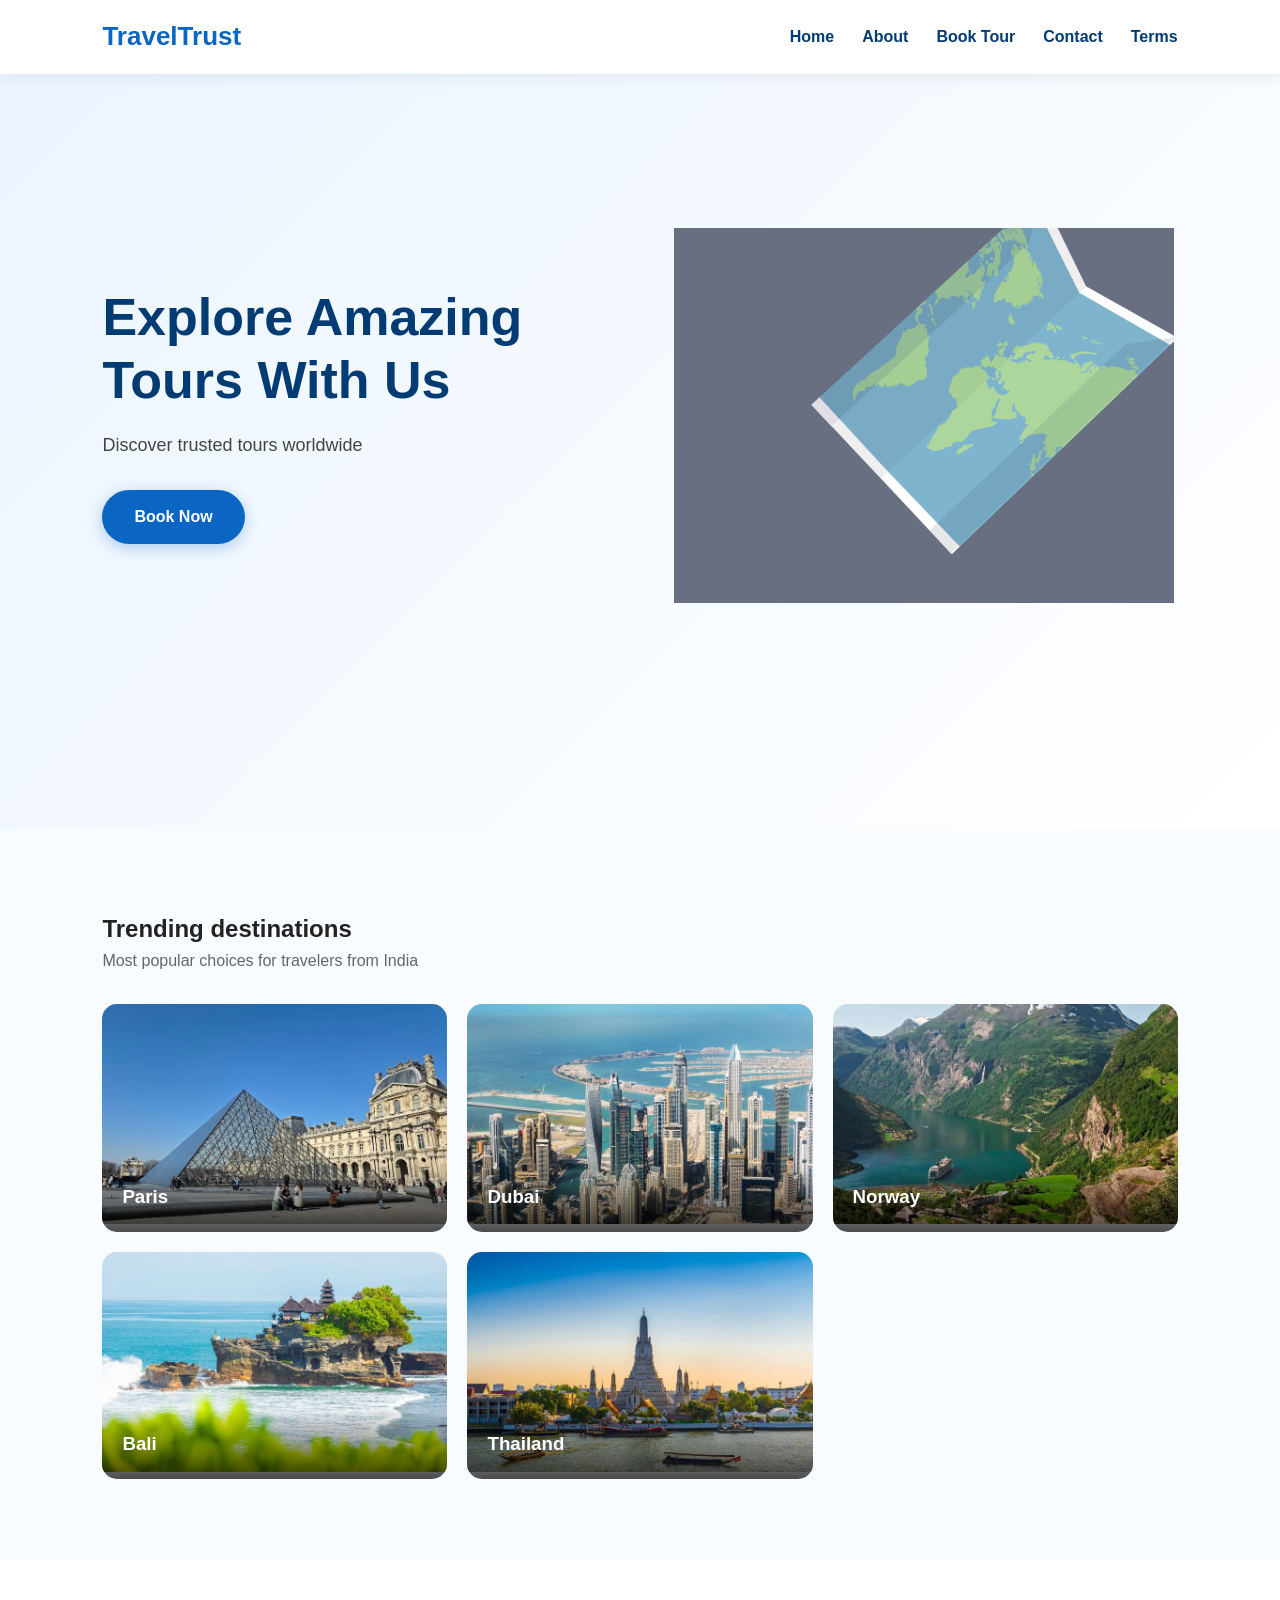
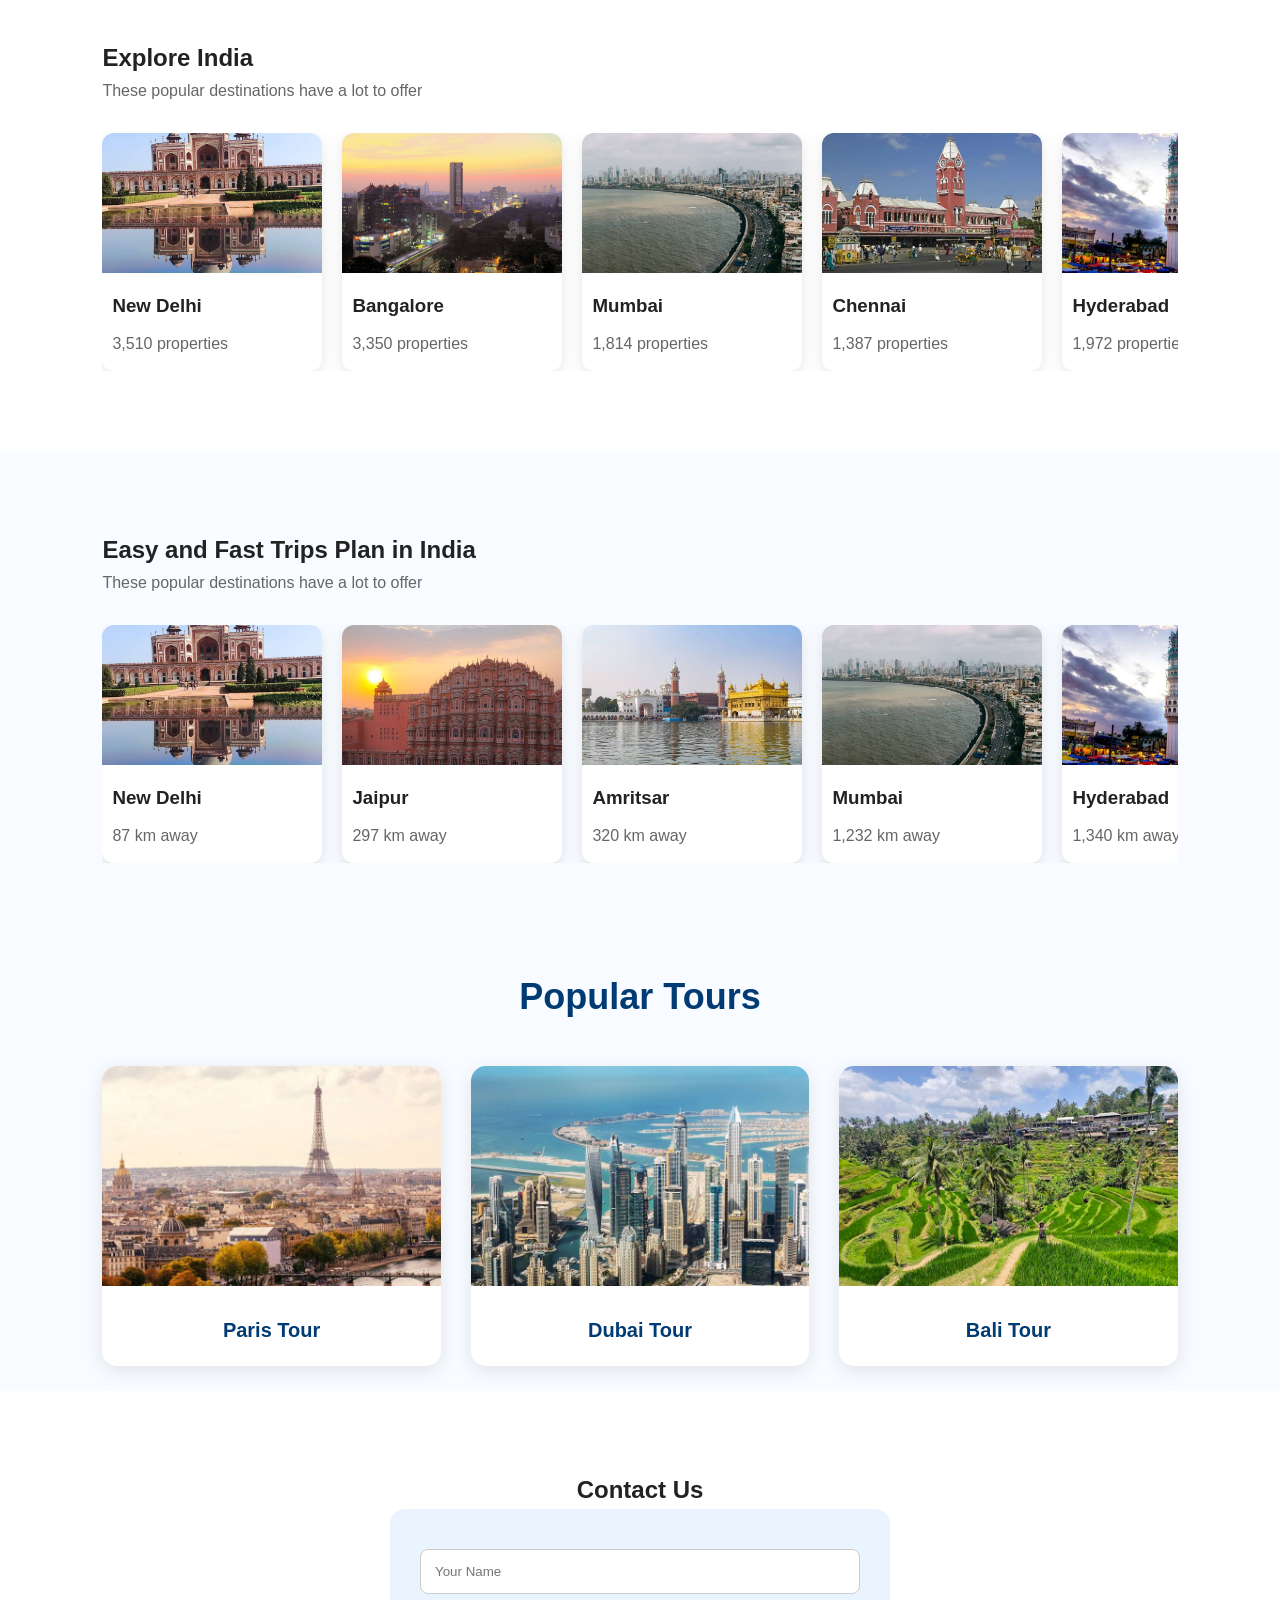
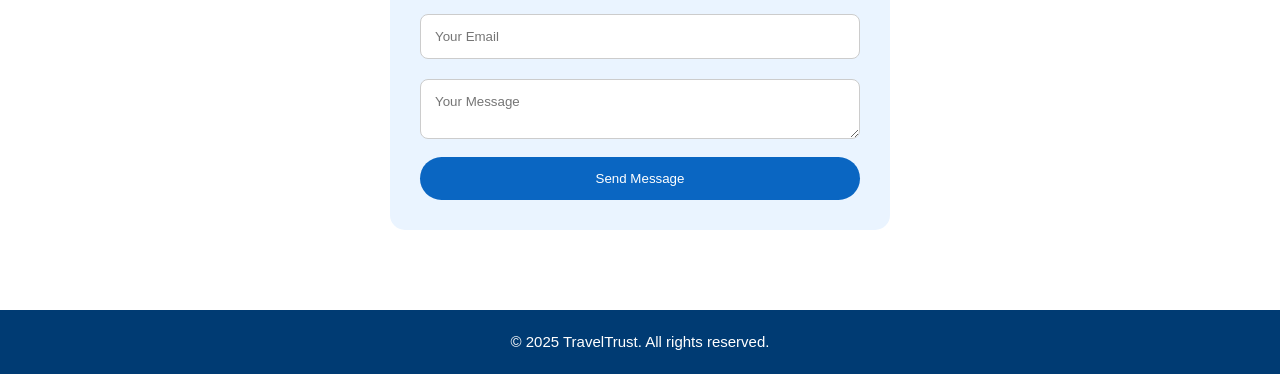
<file: index.html>
<!DOCTYPE html>
<html lang="en">
<head>

<meta charset="UTF-8">
<meta name="viewport" content="width=device-width, initial-scale=1.0">

<title>TravelTrust - Home</title>

<link rel="stylesheet" href="css/styles.css">
<link rel="stylesheet" href="css/home.css">

</head>

<body>

<header>

<div class="navbar">

<div class="logo">TravelTrust</div>

<div class="menu-btn" onclick="toggleMenu()">☰</div>

<ul class="nav-links">

<li><a href="index.html">Home</a></li>
<li><a href="about.html">About</a></li>
<li><a href="book.html">Book Tour</a></li>
<li><a href="contact.html">Contact</a></li>
<li><a href="terms.html">Terms</a></li>

</ul>

</div>

</header>


<section class="hero">

<div class="hero-container">

<div class="hero-text">

<h1>Explore Amazing Tours With Us</h1>

<p>Discover trusted tours worldwide</p>

<a href="book.html" class="btn">Book Now</a>

</div>

<div class="hero-image">

<img src="images/plane2.gif">

</div>

</div>

</section>

<!-- ========================= -->
<!-- TRENDING DESTINATIONS -->
<!-- ========================= -->

<section class="trending">

<h2>Trending destinations</h2>
<p class="section-sub">Most popular choices for travelers from India</p>

<div class="trending-grid">

<div class="trend-card large">
<img src="images/trending/paris trend.jpg">
<div class="trend-overlay">
<h3>Paris</h3>
</div>
</div>

<div class="trend-card large">
<img src="images/trending/dubai trend.jpg">
<div class="trend-overlay">
<h3>Dubai</h3>
</div>
</div>

<div class="trend-card">
<img src="images/trending/norway.jpg">
<div class="trend-overlay">
<h3>Norway</h3>
</div>
</div>

<div class="trend-card">
<img src="images/trending/trending bali.jpg">
<div class="trend-overlay">
<h3>Bali</h3>
</div>
</div>

<div class="trend-card">
<img src="images/trending/thailand.jpg">
<div class="trend-overlay">
<h3>Thailand</h3>
</div>
</div>

</div>

</section>


<!-- ========================= -->
<!-- EXPLORE INDIA -->
<!-- ========================= -->

<section class="explore">

<h2>Explore India</h2>
<p class="section-sub">These popular destinations have a lot to offer</p>

<div class="explore-scroll">

<div class="explore-card">
<img src="images/new delhi.jpg">
<h3>New Delhi</h3>
<p>3,510 properties</p>
</div>

<div class="explore-card">
<img src="images/new banglore.jpg">
<h3>Bangalore</h3>
<p>3,350 properties</p>
</div>

<div class="explore-card">
<img src="images/mumbai.jpg">
<h3>Mumbai</h3>
<p>1,814 properties</p>
</div>

<div class="explore-card">
<img src="images/chennai.jpg">
<h3>Chennai</h3>
<p>1,387 properties</p>
</div>

<div class="explore-card">
<img src="images/hyderabad.jpg">
<h3>Hyderabad</h3>
<p>1,972 properties</p>
</div>

<div class="explore-card">
<img src="images/jaipur.jpg">
<h3>Jaipur</h3>
<p>2,010 properties</p>
</div>

</div>

</section>


<!-- ========================= -->
<!-- TRIP PLANNER -->
<!-- ========================= -->

<section class="planner">
<h2>Easy and Fast Trips Plan in India</h2>
<p class="section-sub">These popular destinations have a lot to offer</p>
<div class="planner-scroll">

<div class="planner-card">
<img src="images/new delhi.jpg">
<h3>New Delhi</h3>
<p>87 km away</p>
</div>

<div class="planner-card">
<img src="images/jaipur.jpg">
<h3>Jaipur</h3>
<p>297 km away</p>
</div>

<div class="planner-card">
<img src="images/india trip/amritsar.jpg">
<h3>Amritsar</h3>
<p>320 km away</p>
</div>

<div class="planner-card">
<img src="images/mumbai.jpg">
<h3>Mumbai</h3>
<p>1,232 km away</p>
</div>

<div class="planner-card">
<img src="images/hyderabad.jpg">
<h3>Hyderabad</h3>
<p>1,340 km away</p>
</div>

</div>

</section>


<section class="tours">

<h2>Popular Tours</h2>

<div class="cards">

<div class="card">
<img src="images/paris.jpg">
<h3>Paris Tour</h3>
</div>

<div class="card">
<img src="images/dubai.jpg">
<h3>Dubai Tour</h3>
</div>

<div class="card">
<img src="images/bali.jpg">
<h3>Bali Tour</h3>
</div>

</div>

</section>


<!-- ========================= -->
<!-- CONTACT SECTION -->
<!-- ========================= -->

<section class="home-contact">

<h2>Contact Us</h2>

<form>

<input type="text" placeholder="Your Name" required>
<input type="email" placeholder="Your Email" required>
<textarea placeholder="Your Message" required></textarea>

<button type="submit">Send Message</button>

</form>

</section>


<footer>

<p>© 2025 TravelTrust. All rights reserved.</p>

</footer>

<script src="js/script.js"></script>

</body>

</html>
</file>
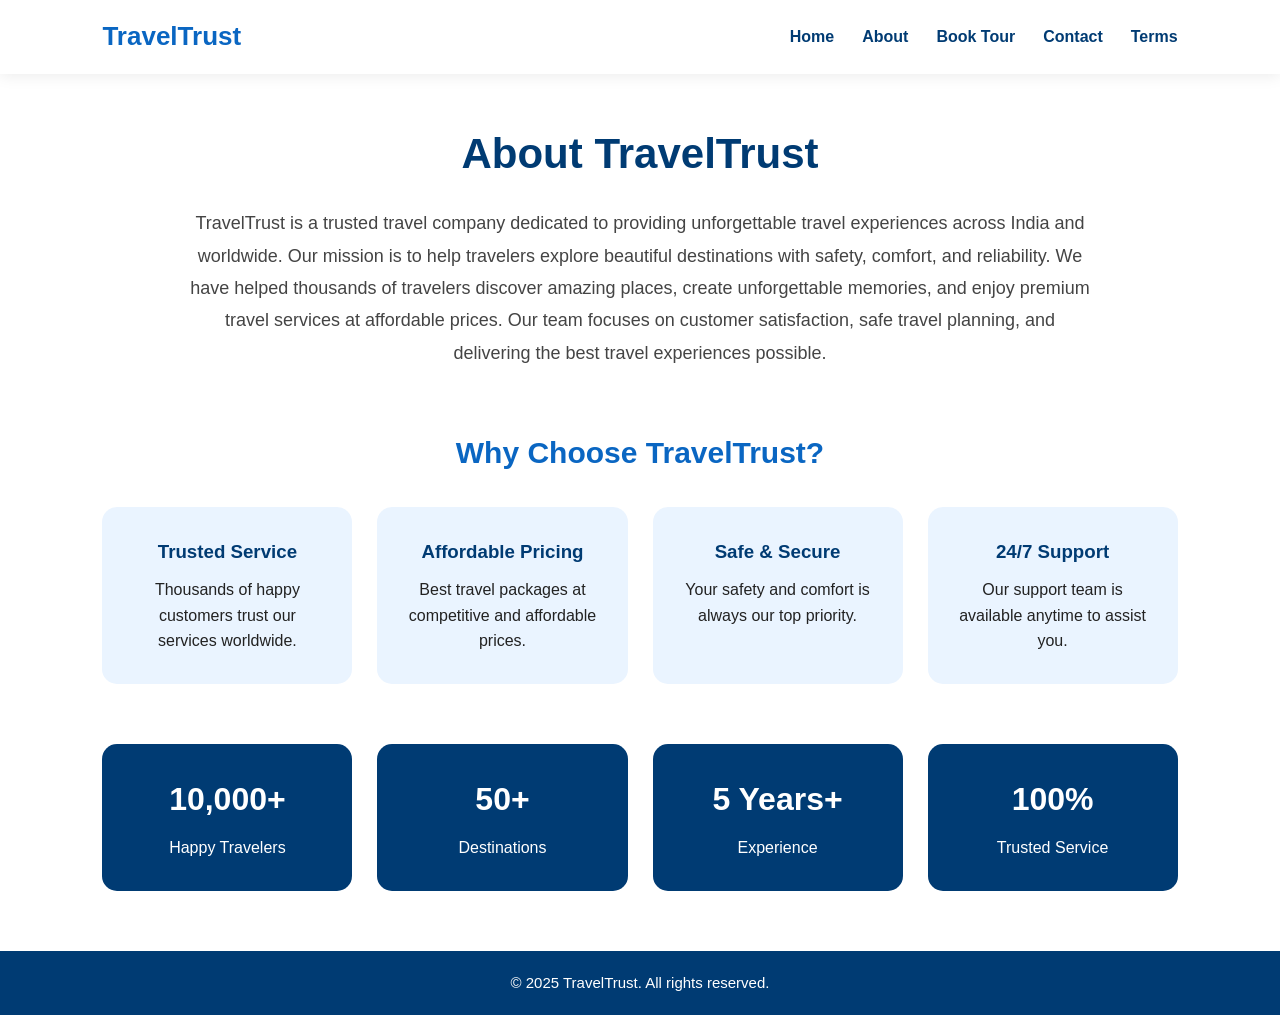
<file: about.html>
<!DOCTYPE html>
<html lang="en">
<head>

<meta charset="UTF-8">
<meta name="viewport" content="width=device-width, initial-scale=1.0">

<title>TravelTrust - About</title>

<link rel="stylesheet" href="css/styles.css">
<link rel="stylesheet" href="css/about.css">

</head>

<body>

<header>

<div class="navbar">

<div class="logo">TravelTrust</div>

<div class="menu-btn" onclick="toggleMenu()">☰</div>

<ul class="nav-links">

<li><a href="index.html">Home</a></li>
<li><a href="about.html">About</a></li>
<li><a href="book.html">Book Tour</a></li>
<li><a href="contact.html">Contact</a></li>
<li><a href="terms.html">Terms</a></li>

</ul>

</div>

</header>


<section class="about-section">

<div class="about-container">

<h1>About TravelTrust</h1>

<p class="about-intro">

TravelTrust is a trusted travel company dedicated to providing unforgettable travel experiences across India and worldwide. Our mission is to help travelers explore beautiful destinations with safety, comfort, and reliability.

We have helped thousands of travelers discover amazing places, create unforgettable memories, and enjoy premium travel services at affordable prices.

Our team focuses on customer satisfaction, safe travel planning, and delivering the best travel experiences possible.

</p>

</div>


<!-- WHY CHOOSE US -->

<div class="why-section">

<h2>Why Choose TravelTrust?</h2>

<div class="about-boxes">

<div class="box">
<h3>Trusted Service</h3>
<p>Thousands of happy customers trust our services worldwide.</p>
</div>

<div class="box">
<h3>Affordable Pricing</h3>
<p>Best travel packages at competitive and affordable prices.</p>
</div>

<div class="box">
<h3>Safe & Secure</h3>
<p>Your safety and comfort is always our top priority.</p>
</div>

<div class="box">
<h3>24/7 Support</h3>
<p>Our support team is available anytime to assist you.</p>
</div>

</div>

</div>


<!-- HORIZONTAL STATS -->

<div class="stats-section">

<div class="stat">
<h3>10,000+</h3>
<p>Happy Travelers</p>
</div>

<div class="stat">
<h3>50+</h3>
<p>Destinations</p>
</div>

<div class="stat">
<h3>5 Years+</h3>
<p>Experience</p>
</div>

<div class="stat">
<h3>100%</h3>
<p>Trusted Service</p>
</div>

</div>

</section>


<footer>

<p>© 2025 TravelTrust. All rights reserved.</p>

</footer>

<script src="js/script.js"></script>

</body>
</html>
</file>
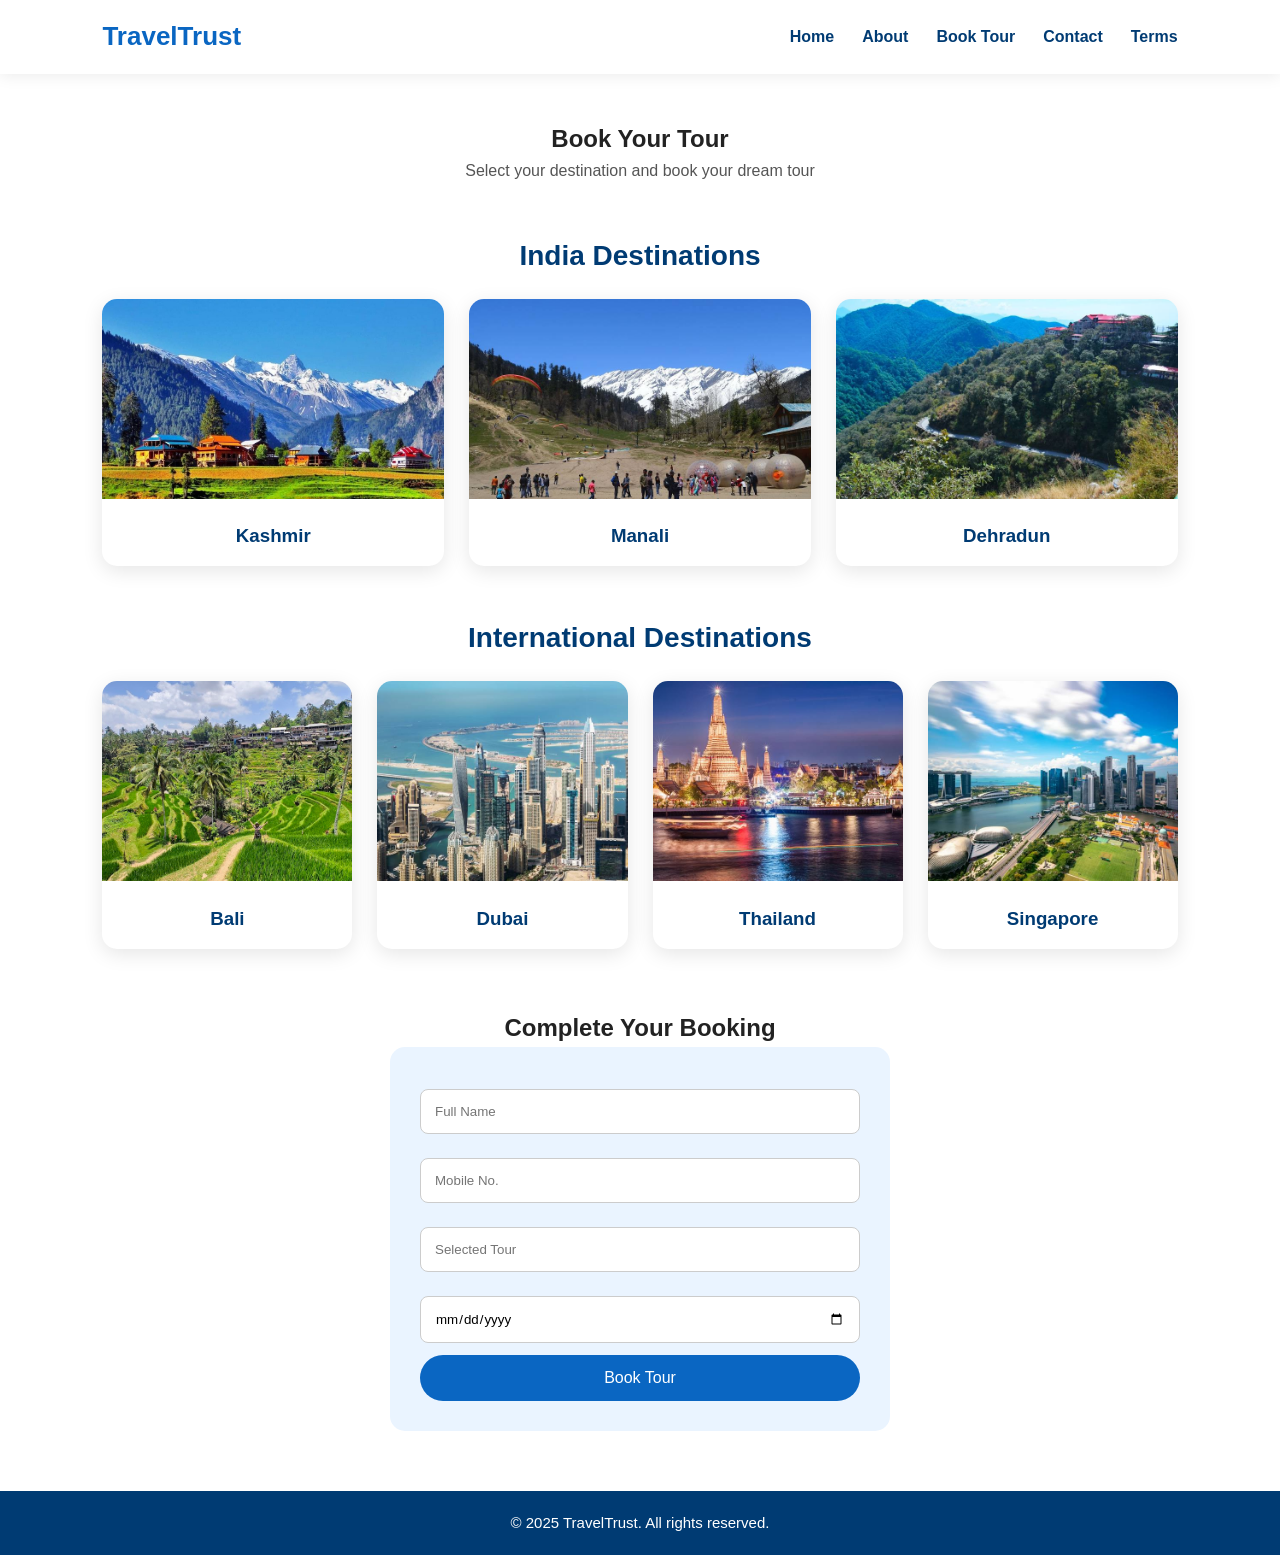
<file: book.html>
<!DOCTYPE html>
<html lang="en">
<head>

<meta charset="UTF-8">
<meta name="viewport" content="width=device-width, initial-scale=1.0">

<title>TravelTrust - Book Tour</title>

<link rel="stylesheet" href="css/styles.css">
<link rel="stylesheet" href="css/book.css">

</head>

<body>

<header>

<div class="navbar">

<div class="logo">TravelTrust</div>

<div class="menu-btn" onclick="toggleMenu()">☰</div>

<ul class="nav-links">

<li><a href="index.html">Home</a></li>
<li><a href="about.html">About</a></li>
<li><a href="book.html">Book Tour</a></li>
<li><a href="contact.html">Contact</a></li>
<li><a href="terms.html">Terms</a></li>

</ul>

</div>

</header>


<section class="book-section">

<h1>Book Your Tour</h1>

<p class="subtitle">Select your destination and book your dream tour</p>


<!-- INDIA DESTINATIONS -->

<h2 class="region-title">India Destinations</h2>

<div class="tour-cards">

<div class="tour-card" onclick="selectTour('Kashmir')">

<img src="images/kashmir.jpg">

<h3>Kashmir</h3>

</div>

<div class="tour-card" onclick="selectTour('Manali')">

<img src="images/manali.jpg">

<h3>Manali</h3>

</div>

<div class="tour-card" onclick="selectTour('Dehradun')">

<img src="images/dehradun.jpg">

<h3>Dehradun</h3>

</div>

</div>


<!-- INTERNATIONAL DESTINATIONS -->

<h2 class="region-title">International Destinations</h2>

<div class="tour-cards">

<div class="tour-card" onclick="selectTour('Bali')">

<img src="images/bali.jpg">

<h3>Bali</h3>

</div>

<div class="tour-card" onclick="selectTour('Dubai')">

<img src="images/dubai.jpg">

<h3>Dubai</h3>

</div>

<div class="tour-card" onclick="selectTour('Thailand')">

<img src="images/thailand.jpg">

<h3>Thailand</h3>

</div>

<div class="tour-card" onclick="selectTour('Singapore')">

<img src="images/singapore.jpg">

<h3>Singapore</h3>

</div>

</div>


<!-- BOOKING FORM -->

<div class="form-container">

<h2>Complete Your Booking</h2>

<form>

<input type="text" placeholder="Full Name" required>

<input type="number" placeholder="Mobile No." required>

<input type="text" id="tourInput" placeholder="Selected Tour" required>

<input type="date" required>

<button type="submit">Book Tour</button>

</form>

</div>

</section>


<footer>

<p>© 2025 TravelTrust. All rights reserved.</p>

</footer>

<script src="js/script.js"></script>

</body>
</html>
</file>
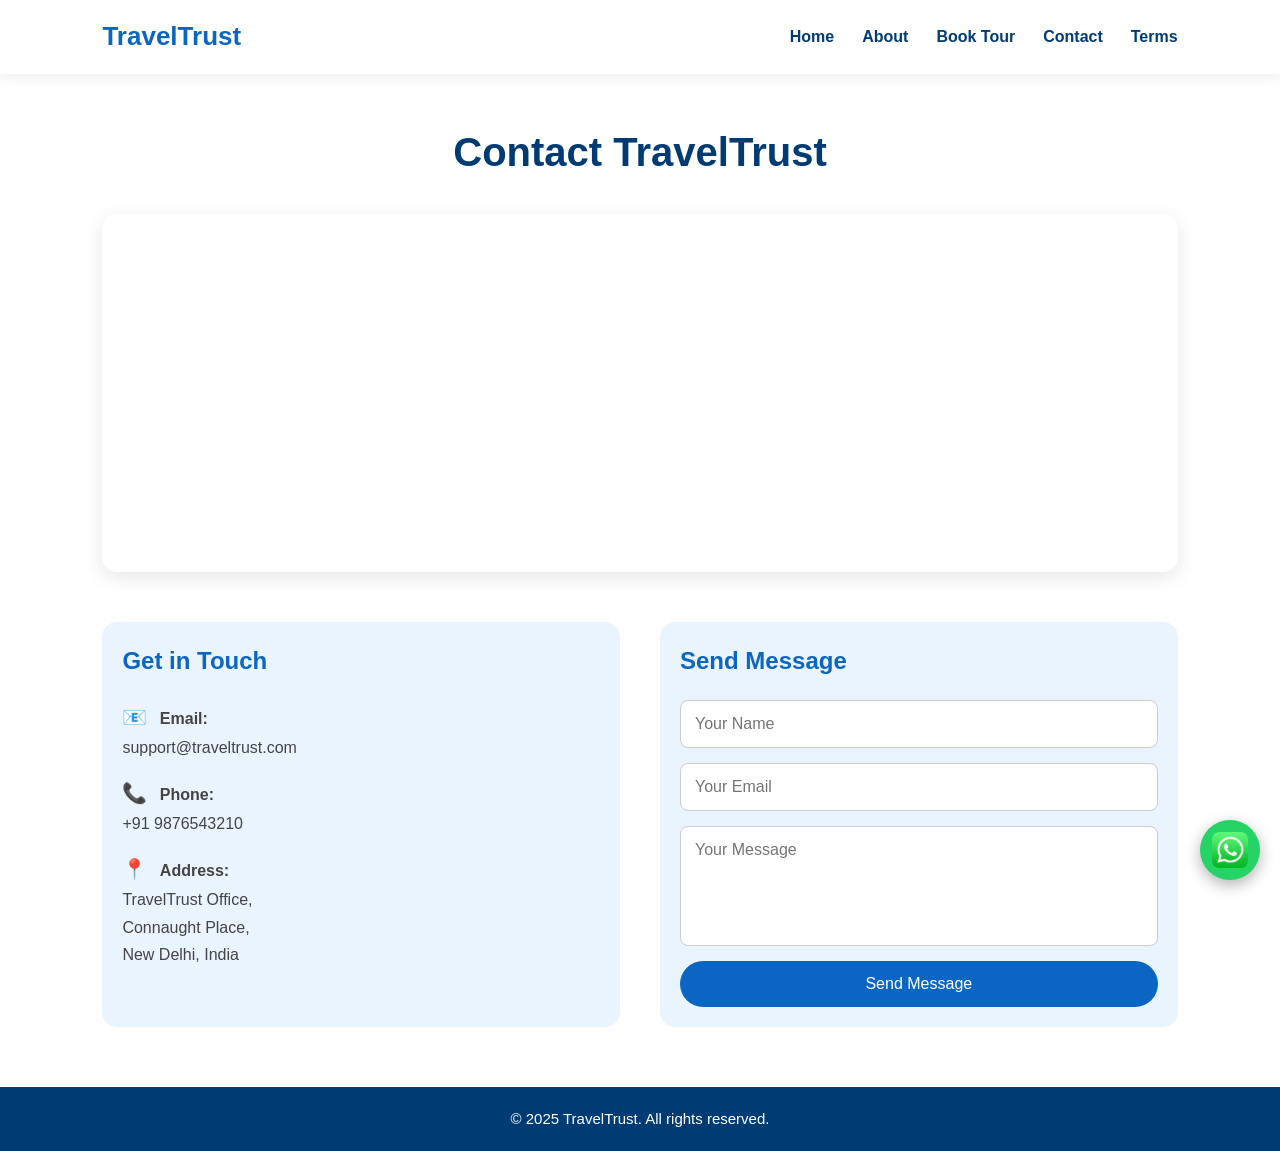
<file: contact.html>
<!DOCTYPE html>
<html lang="en">
<head>

<meta charset="UTF-8">
<meta name="viewport" content="width=device-width, initial-scale=1.0">

<title>TravelTrust - Contact</title>

<link rel="stylesheet" href="css/styles.css">
<link rel="stylesheet" href="css/contact.css">

</head>

<body>

<header>

<div class="navbar">

<div class="logo">TravelTrust</div>

<div class="menu-btn" onclick="toggleMenu()">☰</div>

<ul class="nav-links">

<li><a href="index.html">Home</a></li>
<li><a href="about.html">About</a></li>
<li><a href="book.html">Book Tour</a></li>
<li><a href="contact.html">Contact</a></li>
<li><a href="terms.html">Terms</a></li>

</ul>

</div>

</header>


<section class="contact-section">

<h1>Contact TravelTrust</h1>


<!-- MAP -->

<div class="map-container">

<iframe 
src="https://www.google.com/maps?q=Jind,India&output=embed"
width="100%" 
height="350" 
style="border:0;" 
allowfullscreen="" 
loading="lazy">
</iframe>

</div>


<!-- CONTACT CONTENT -->

<div class="contact-container">


<!-- LEFT CONTACT INFO -->

<div class="contact-info">

<h2>Get in Touch</h2>

<p>
<span class="icon">📧</span>
<strong>Email:</strong><br>
support@traveltrust.com
</p>

<p>
<span class="icon">📞</span>
<strong>Phone:</strong><br>
+91 9876543210
</p>

<p>
<span class="icon">📍</span>
<strong>Address:</strong><br>
TravelTrust Office,<br>
Connaught Place,<br>
New Delhi, India
</p>

</div>


<!-- RIGHT CONTACT FORM -->

<div class="contact-form">

<h2>Send Message</h2>

<form>

<input type="text" placeholder="Your Name" required>

<input type="email" placeholder="Your Email" required>

<textarea placeholder="Your Message" required></textarea>

<button type="submit">Send Message</button>

</form>

</div>


</div>

</section>

<!-- WHATSAPP BUTTON -->

<a href="https://wa.me/918059968091" class="whatsapp-btn" target="_blank">
<img src="images/whatsapp.png" alt="WhatsApp">
<span class="whatsapp-tooltip">Chat with us</span>
</a>


<footer>

<p>© 2025 TravelTrust. All rights reserved.</p>

</footer>

<script src="js/script.js"></script>

</body>
</html>
</file>
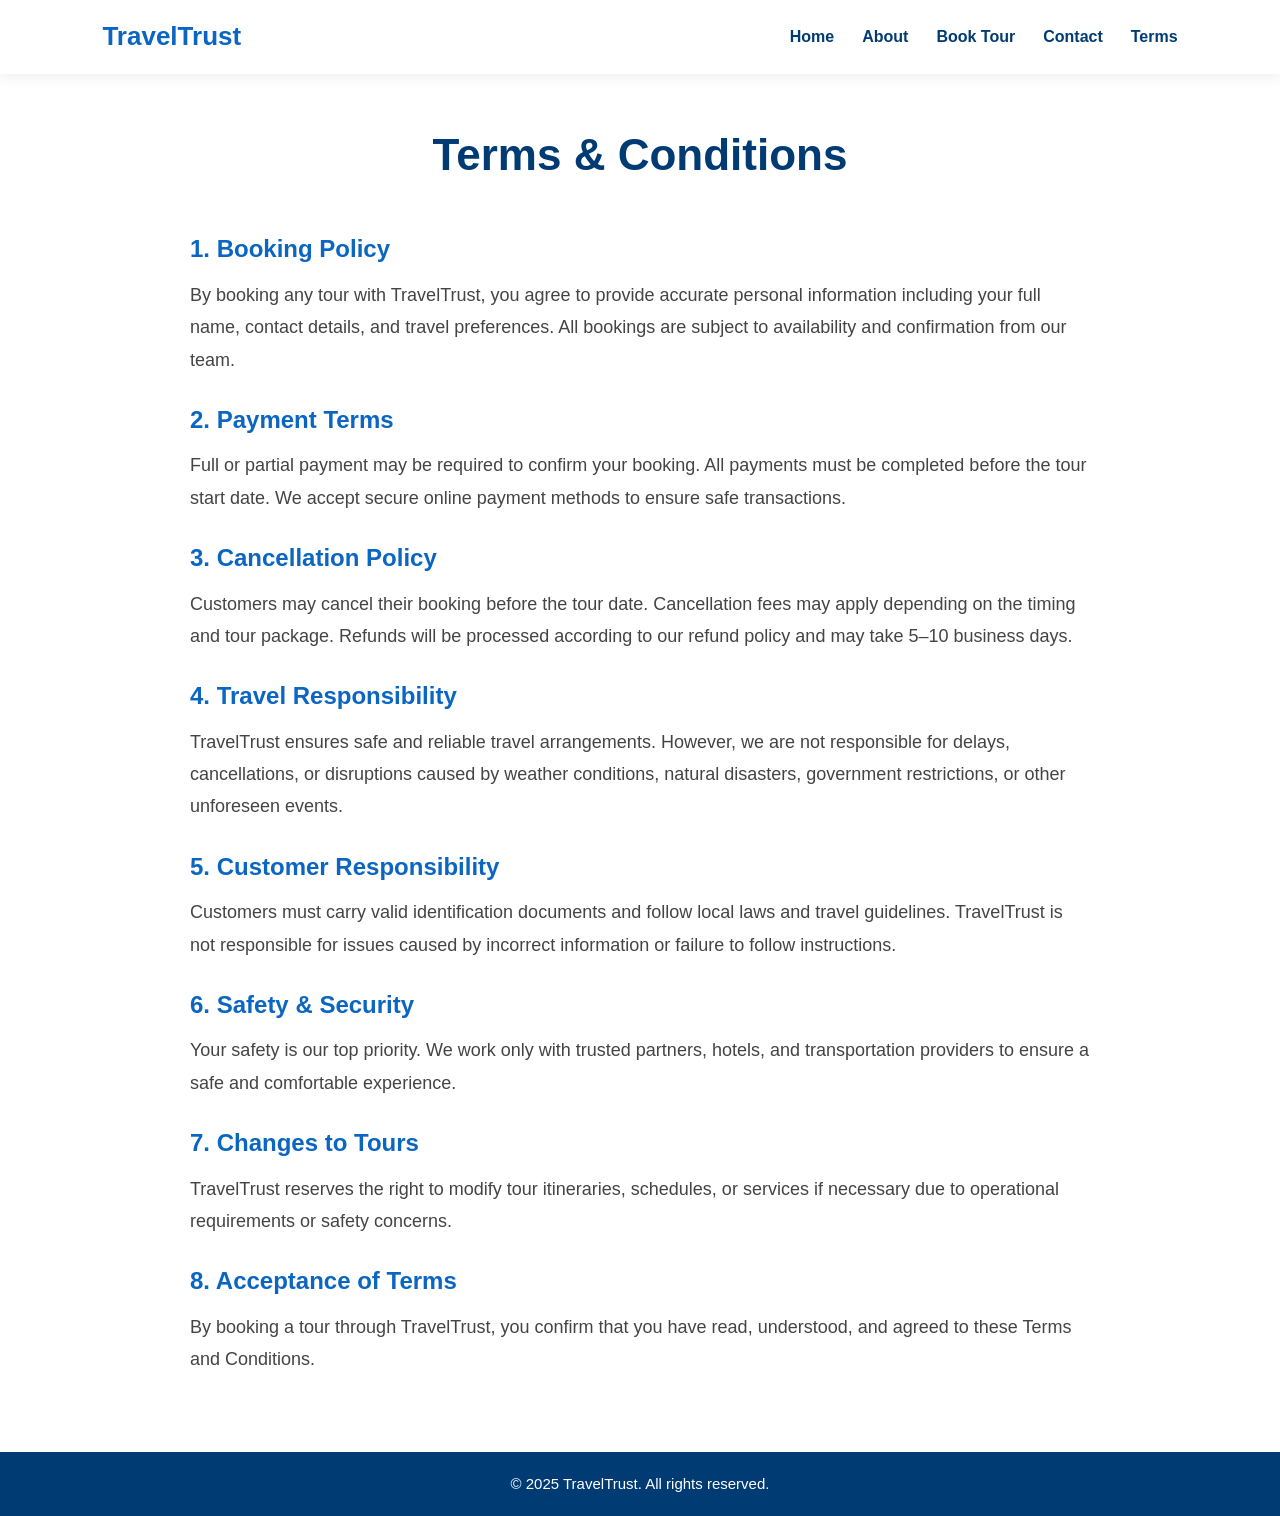
<file: terms.html>
<!DOCTYPE html>
<html lang="en">
<head>

<meta charset="UTF-8">
<meta name="viewport" content="width=device-width, initial-scale=1.0">

<title>TravelTrust - Terms & Conditions</title>

<link rel="stylesheet" href="css/styles.css">
<link rel="stylesheet" href="css/terms.css">

</head>

<body>

<header>

<div class="navbar">

<div class="logo">TravelTrust</div>

<div class="menu-btn" onclick="toggleMenu()">☰</div>

<ul class="nav-links">

<li><a href="index.html">Home</a></li>
<li><a href="about.html">About</a></li>
<li><a href="book.html">Book Tour</a></li>
<li><a href="contact.html">Contact</a></li>
<li><a href="terms.html">Terms</a></li>

</ul>

</div>

</header>


<section class="terms-section">

<h1>Terms & Conditions</h1>

<div class="terms-card">

<h2>1. Booking Policy</h2>

<p>
By booking any tour with TravelTrust, you agree to provide accurate personal information including your full name, contact details, and travel preferences. All bookings are subject to availability and confirmation from our team.
</p>


<h2>2. Payment Terms</h2>

<p>
Full or partial payment may be required to confirm your booking. All payments must be completed before the tour start date. We accept secure online payment methods to ensure safe transactions.
</p>


<h2>3. Cancellation Policy</h2>

<p>
Customers may cancel their booking before the tour date. Cancellation fees may apply depending on the timing and tour package. Refunds will be processed according to our refund policy and may take 5–10 business days.
</p>


<h2>4. Travel Responsibility</h2>

<p>
TravelTrust ensures safe and reliable travel arrangements. However, we are not responsible for delays, cancellations, or disruptions caused by weather conditions, natural disasters, government restrictions, or other unforeseen events.
</p>


<h2>5. Customer Responsibility</h2>

<p>
Customers must carry valid identification documents and follow local laws and travel guidelines. TravelTrust is not responsible for issues caused by incorrect information or failure to follow instructions.
</p>


<h2>6. Safety & Security</h2>

<p>
Your safety is our top priority. We work only with trusted partners, hotels, and transportation providers to ensure a safe and comfortable experience.
</p>


<h2>7. Changes to Tours</h2>

<p>
TravelTrust reserves the right to modify tour itineraries, schedules, or services if necessary due to operational requirements or safety concerns.
</p>


<h2>8. Acceptance of Terms</h2>

<p>
By booking a tour through TravelTrust, you confirm that you have read, understood, and agreed to these Terms and Conditions.
</p>

</div>

</section>


<footer>

<p>© 2025 TravelTrust. All rights reserved.</p>

</footer>

<script src="js/script.js"></script>

</body>
</html>
</file>
<file: css/styles.css>
/* RESET */

*{
margin:0;
padding:0;
box-sizing:border-box;
font-family:'Segoe UI',sans-serif;
}

body{
background:#ffffff;
color:#222;
line-height:1.6;
}

/* FIX FOR FIXED NAVBAR */

section{
padding-top:80px;
}

/* NAVBAR */

header{
position:fixed;
top:0;
left:0;
width:100%;
background:#ffffff;
box-shadow:0 2px 15px rgba(0,0,0,0.08);
z-index:1000;
}

.navbar{
display:flex;
justify-content:space-between;
align-items:center;
padding:16px 8%;
}

.logo{
font-size:26px;
font-weight:bold;
color:#0A66C2;
}

/* NAV LINKS */

.nav-links{
display:flex;
list-style:none;
}

.nav-links li{
margin-left:28px;
}

.nav-links a{
text-decoration:none;
font-weight:600;
color:#003B73;
transition:0.3s;
}

.nav-links a:hover{
color:#0A66C2;
}

/* MOBILE MENU BUTTON */

.menu-btn{
font-size:30px;
display:none;
cursor:pointer;
color:#0A66C2;
}

/* MOBILE NAV */

@media(max-width:768px){

.menu-btn{
display:block;
}

.nav-links{

position:absolute;
top:65px;
right:0;
width:100%;
background:#ffffff;

flex-direction:column;
align-items:center;

display:none;

box-shadow:0 5px 20px rgba(0,0,0,0.1);
}

.nav-links.active{
display:flex;
}

.nav-links li{
margin:18px 0;
}

}

/* FOOTER */

footer{
background:#003B73;
color:white;
text-align:center;
padding:20px;
margin-top:0px;
}

footer p{
font-size:15px;
}

/* RESPONSIVE SPACING FIX */

section{
padding-top:90px;
}
</file>
<file: css/home.css>
/* ========================= */
/* HERO SECTION */
/* ========================= */

.hero{

min-height:calc(100vh - 70px); /* subtract navbar height */

display:flex;
align-items:center;

background:
linear-gradient(135deg,#eaf4ff,#ffffff);

padding:40px 8% 40px; /* reduced top & bottom */

}

/* HERO CONTAINER */

.hero-container{

display:flex;

align-items:center;
justify-content:space-between;

max-width:1200px;

margin:auto;

gap:60px;

}

/* HERO TEXT */

.hero-text{

flex:1;

}

.hero-text h1{

font-size:52px;

color:#003B73;

margin-bottom:20px;

line-height:1.2;

font-weight:700;

}

.hero-text p{

font-size:18px;

color:#444;

margin-bottom:30px;

}

/* BUTTON */

.btn{

display:inline-block;

padding:14px 32px;

background:#0A66C2;

color:white;

border-radius:30px;

text-decoration:none;

font-weight:600;

transition:0.3s;

box-shadow:0 4px 15px rgba(10,102,194,0.3);

}

.btn:hover{

background:#003B73;

transform:translateY(-2px);

}

/* HERO IMAGE */

.hero-image{

flex:1;

display:flex;

justify-content:center;

}

.hero-image img{

width:100%;

max-width:500px;

animation: float 6s ease-in-out infinite;

}

/* FLOAT ANIMATION */

@keyframes float{

0%{ transform:translateY(0); }

50%{ transform:translateY(-20px); }

100%{ transform:translateY(0); }

}

/* MOBILE RESPONSIVE HERO FIX */

@media(max-width:768px){

.hero{

padding:20px 20px 30px;

min-height:auto;

}

/* stack vertically */

.hero-container{

flex-direction:column;

text-align:center;

}

/* IMAGE FIRST */

.hero-image{

order:1;

margin-bottom:20px;

}

/* TEXT SECOND */

.hero-text{

order:2;

}

/* resize image */

.hero-image img{

max-width:280px;

width:100%;

}

/* resize text */

.hero-text h1{

font-size:28px;

}

.hero-text p{

font-size:16px;

}

}

/* ========================= */
/* TOURS SECTION */
/* ========================= */

.tours{

padding:25px 8%;

background:#f8fbff;

text-align:center;

}

.tours h2{

font-size:36px;

color:#003B73;

margin-bottom:40px;

}


/* CARDS GRID */

.cards{

display:grid;

grid-template-columns:
repeat(auto-fit,minmax(280px,1fr));

gap:30px;

max-width:1200px;

margin:auto;

}


/* CARD */

.card{

background:white;

border-radius:15px;

overflow:hidden;

box-shadow:0 5px 20px rgba(0,0,0,0.1);

transition:0.3s;

cursor:pointer;

}

.card:hover{

transform:translateY(-10px);

box-shadow:0 10px 30px rgba(0,0,0,0.15);

}


/* CARD IMAGE */

.card img{

width:100%;

height:220px;

object-fit:cover;

}


/* CARD TITLE */

.card h3{

padding:20px;

color:#003B73;

font-size:20px;

font-weight:600;

}


/* ========================= */
/* TABLET RESPONSIVE */
/* ========================= */

@media(max-width:992px){

.hero-text h1{

font-size:40px;

}

.hero-image img{

max-width:400px;

}

}


/* ========================= */
/* MOBILE RESPONSIVE */
/* ========================= */

@media(max-width:768px){

.hero{

padding:140px 20px 80px;

}

.hero-container{

flex-direction:column;

text-align:center;

}

.hero-text h1{

font-size:30px;

}

.hero-text p{

font-size:16px;

}

.hero-image{

margin-top:30px;

}

.hero-image img{

max-width:300px;

}

.tours h2{

font-size:28px;

}

}


/* ========================= */
/* SMALL MOBILE */
/* ========================= */

@media(max-width:480px){

.hero-text h1{

font-size:24px;

}

.hero-text p{

font-size:14px;

}

.hero-image img{

max-width:240px;

}

.card img{

height:180px;

}

}


/* ========================= */
/* COMMON */
/* ========================= */

.section-sub{
color:#666;
margin-bottom:30px;
}


/* ========================= */
/* TRENDING */
/* ========================= */

.trending{

padding:80px 8%;
background:#f8fbff;

}

.trending-grid{

display:grid;
grid-template-columns:repeat(3,1fr);
gap:20px;

}

.trend-card{

position:relative;
border-radius:15px;
overflow:hidden;
cursor:pointer;

}

.trend-card.large{

grid-column:span 1;

}

.trend-card img{

width:100%;
height:220px;
object-fit:cover;

}

.trend-overlay{

position:absolute;
bottom:0;
width:100%;
padding:20px;
color:white;
background:linear-gradient(transparent,rgba(0,0,0,0.7));

}

.trend-overlay h3{

margin:0;

}


/* ========================= */
/* EXPLORE SCROLL */
/* ========================= */

.explore{

padding:80px 8%;

}

.explore-scroll{

display:flex;
gap:20px;
overflow-x:auto;

}

.explore-card{

min-width:220px;
background:white;
border-radius:12px;
overflow:hidden;
box-shadow:0 5px 15px rgba(0,0,0,0.1);

}

.explore-card img{

width:100%;
height:140px;
object-fit:cover;

}

.explore-card h3{

margin:10px;

}

.explore-card p{

margin:0 10px 15px;
color:#666;

}


/* ========================= */
/* PLANNER */
/* ========================= */

.planner{

padding:80px 8%;
background:#f8fbff;

}

.planner-tags{

margin-bottom:20px;

}

.tag{

display:inline-block;
padding:10px 20px;
margin:5px;
border-radius:20px;
background:#eaf4ff;
cursor:pointer;

}

.tag.active{

background:#0A66C2;
color:white;

}

.planner-scroll{

display:flex;
gap:20px;
overflow-x:auto;

}

.planner-card{

min-width:220px;
background:white;
border-radius:12px;
overflow:hidden;
box-shadow:0 5px 15px rgba(0,0,0,0.1);

}

.planner-card img{

width:100%;
height:140px;
object-fit:cover;

}

.planner-card h3{

margin:10px;

}

.planner-card p{

margin:0 10px 15px;
color:#666;

}


/* ========================= */
/* HOME CONTACT */
/* ========================= */

.home-contact{

padding:80px 8%;
text-align:center;

}

.home-contact form{

max-width:500px;
margin:auto;
background:#EAF4FF;
padding:30px;
border-radius:15px;

}

.home-contact input,
.home-contact textarea{

width:100%;
padding:14px;
margin:10px 0;
border-radius:8px;
border:1px solid #ccc;

}

.home-contact button{

padding:14px;
background:#0A66C2;
color:white;
border:none;
border-radius:25px;
width:100%;

}


/* ========================= */
/* MOBILE */
/* ========================= */

@media(max-width:768px){

.trending-grid{

grid-template-columns:1fr;

}

}
</file>
<file: css/about.css>
/* MAIN */

.about-section{

padding:120px 8% 60px;

background:#ffffff;

}

/* CONTAINER */

.about-container{

max-width:900px;

margin:auto;

text-align:center;

}

/* TITLE */

.about-section h1{

font-size:42px;

color:#003B73;

margin-bottom:20px;

}

/* INTRO */

.about-intro{

font-size:18px;

line-height:1.8;

color:#444;

margin-bottom:60px;

}


/* WHY SECTION */

.why-section{

text-align:center;

margin-bottom:60px;

}

.why-section h2{

font-size:30px;

color:#0A66C2;

margin-bottom:30px;

}

/* BOX GRID */

.about-boxes{

display:grid;

grid-template-columns:repeat(auto-fit,minmax(250px,1fr));

gap:25px;

max-width:1100px;

margin:auto;

}

/* BOX */

.box{

background:#EAF4FF;

padding:30px;

border-radius:15px;

transition:0.3s;

}

.box:hover{

transform:translateY(-8px);

box-shadow:0 10px 30px rgba(0,0,0,0.1);

}

.box h3{

color:#003B73;

margin-bottom:10px;

}


/* ======================= */
/* HORIZONTAL STATS */
/* ======================= */

.stats-section{

display:flex;

justify-content:center;

gap:25px;

flex-wrap:wrap;

max-width:1100px;

margin:auto;

}

.stat{

flex:1;

min-width:220px;

background:#003B73;

color:white;

padding:30px;

border-radius:15px;

text-align:center;

transition:0.3s;

}

.stat:hover{

transform:translateY(-5px);

}

.stat h3{

font-size:32px;

margin-bottom:10px;

}

.stat p{

font-size:16px;

}


/* MOBILE */

@media(max-width:768px){

.about-section{

padding:100px 20px 40px;

}

.about-section h1{

font-size:28px;

}

.about-intro{

font-size:16px;

}

.stats-section{

flex-direction:column;

}

}
</file>
<file: css/book.css>
/* MAIN SECTION */

.book-section{

padding:120px 8% 60px;

text-align:center;

background:#ffffff;

}

.subtitle{

color:#555;

margin-bottom:30px;

}


/* REGION TITLE */

.region-title{

margin-top:50px;

color:#003B73;

font-size:28px;

margin-bottom:20px;

}


/* TOUR CARDS GRID */

.tour-cards{

display:grid;

grid-template-columns:
repeat(auto-fit,minmax(250px,1fr));

gap:25px;

max-width:1100px;

margin:auto;

}


/* CARD */

.tour-card{

background:white;

border-radius:15px;

overflow:hidden;

box-shadow:0 5px 20px rgba(0,0,0,0.1);

cursor:pointer;

transition:0.3s;

}

.tour-card:hover{

transform:translateY(-10px);

box-shadow:0 10px 30px rgba(0,0,0,0.15);

}


/* IMAGE */

.tour-card img{

width:100%;

height:200px;

object-fit:cover;

}


/* TITLE */

.tour-card h3{

padding:15px;

color:#003B73;

}


/* FORM */

.form-container{

margin-top:60px;

}

form{

max-width:500px;

margin:auto;

background:#EAF4FF;

padding:30px;

border-radius:15px;

}


input{

width:100%;

padding:14px;

margin:12px 0;

border-radius:8px;

border:1px solid #ccc;

}


button{

width:100%;

padding:14px;

background:#0A66C2;

color:white;

border:none;

border-radius:25px;

font-size:16px;

cursor:pointer;

}

button:hover{

background:#003B73;

}


/* MOBILE */

@media(max-width:768px){

.book-section{

padding:100px 20px;

}

.region-title{

font-size:24px;

}

}
</file>
<file: css/contact.css>
/* ========================= */
/* CONTACT SECTION */
/* ========================= */

.contact-section{

padding-top:120px;
padding-bottom:60px;

padding-left:8%;
padding-right:8%;

background:#ffffff;

}


/* TITLE */

.contact-section h1{

font-size:clamp(26px,4vw,40px);

color:#003B73;

text-align:center;

margin-bottom:30px;

}


/* MAP */

.map-container{

width:100%;

margin-bottom:50px;

border-radius:15px;

overflow:hidden;

box-shadow:0 5px 20px rgba(0,0,0,0.1);

}


/* CONTAINER */

.contact-container{
display:flex;
gap:40px;
justify-content:space-between;
align-items:stretch;
flex-wrap:wrap;
max-width:1200px;
margin:auto;
}


/* LEFT INFO */

.contact-info{

flex:1;

min-width:280px;

background:#EAF4FF;

padding:30px;

border-radius:15px;

}

.contact-info h2{

color:#0A66C2;

margin-bottom:20px;

}

.contact-info p{

font-size:16px;

line-height:1.7;

margin-bottom:15px;

color:#444;

}


/* RIGHT FORM */

.contact-form{

flex:1;

min-width:280px;

background:#EAF4FF;

padding:30px;

border-radius:15px;

}

.contact-form h2{

color:#0A66C2;

margin-bottom:20px;

}


/* FORM */

.contact-form form{

display:flex;

flex-direction:column;

}


.contact-form input,
.contact-form textarea{

padding:14px;

margin-bottom:15px;

border-radius:8px;

border:1px solid #ccc;

font-size:16px;

width:100%;

}


.contact-form textarea{

height:120px;

resize:none;

}


/* BUTTON */

.contact-form button{

padding:14px;

background:#0A66C2;

color:white;

border:none;

border-radius:25px;

font-size:16px;

cursor:pointer;

transition:0.3s;

}

.contact-form button:hover{

background:#003B73;

}


/* ========================= */
/* TABLET */
/* ========================= */

@media(max-width:992px){

.contact-container{

flex-direction:column;

}

}


/* ========================= */
/* MOBILE */
/* ========================= */

@media(max-width:768px){

.contact-section{
padding-top:100px;
padding-bottom:40px;
}

.map-container iframe{
height:250px;
}

}

.contact-info,
.contact-form{

padding:20px;

}

/* ICON STYLE */

.icon{

font-size:20px;

margin-right:8px;

}


/* WHATSAPP FLOAT BUTTON */

.whatsapp-btn{

position:fixed;

bottom:20px;

right:20px;

width:60px;

height:60px;

background:#25D366;

border-radius:50%;

display:flex;

justify-content:center;

align-items:center;

box-shadow:0 5px 15px rgba(0,0,0,0.3);

z-index:1000;

transition:0.3s;

}

.whatsapp-btn:hover{

transform:scale(1.1);

}

.whatsapp-btn img{
width:60%;
height:60%;
object-fit:contain;
}

.whatsapp-tooltip{
position:absolute;
right:70px;
background:#333;
color:white;
padding:6px 10px;
border-radius:5px;
font-size:14px;
opacity:0;
transition:0.3s;
white-space:nowrap;
}

.whatsapp-btn:hover .whatsapp-tooltip{
opacity:1;
}
</file>
<file: css/terms.css>
/* ========================= */
/* TERMS SECTION */
/* ========================= */

/* ========================= */
/* TITLE (Responsive) */
/* ========================= */

.terms-section h1{

font-size:clamp(26px, 4vw, 44px);
/* mobile:26px tablet:32px desktop:44px */

color:#003B73;

text-align:center;

margin-bottom:40px;

font-weight:700;

}


/* ========================= */
/* SUBHEADINGS */
/* ========================= */

.terms-card h2{

font-size:clamp(18px, 2.5vw, 24px);
/* mobile:18px desktop:24px */

color:#0A66C2;

margin-top:25px;

margin-bottom:10px;

}


/* ========================= */
/* PARAGRAPH TEXT */
/* ========================= */

.terms-card p{

font-size:clamp(14px, 1.5vw, 18px);
/* mobile:14px tablet:16px desktop:18px */

line-height:1.8;

color:#444;

}


/* ========================= */
/* CARD PADDING RESPONSIVE */
/* ========================= */

.terms-card{

max-width:900px;

margin:auto;

}


/* ========================= */
/* SECTION PADDING */
/* ========================= */

.terms-section{

padding-top:clamp(90px, 10vw, 120px);

padding-left:clamp(15px, 5vw, 60px);

padding-right:clamp(15px, 5vw, 60px);

padding-bottom:clamp(40px, 6vw, 80px);

}




/* ========================= */
/* LARGE DESKTOP */
/* ========================= */

@media(min-width:1400px){

.terms-container{

max-width:1300px;

}

.terms-card{

padding:60px;

}

}


/* ========================= */
/* TABLET */
/* ========================= */

@media(max-width:992px){

.terms-section h1{

font-size:36px;

}

.terms-card{

padding:35px;

}

.terms-card p{

font-size:16px;

}

}


/* ========================= */
/* MOBILE */
/* ========================= */

@media(max-width:768px){

.terms-section{

padding-top:100px;

padding-left:20px;
padding-right:20px;

}

.terms-section h1{

font-size:28px;

margin-bottom:25px;

}

.terms-card{

padding:25px;

border-radius:12px;

}

.terms-card h2{

font-size:18px;

}

.terms-card p{

font-size:15px;

line-height:1.7;

}

}


/* ========================= */
/* SMALL MOBILE */
/* ========================= */

@media(max-width:480px){

.terms-section h1{

font-size:24px;

}

.terms-card{

padding:20px;

}

}
</file>
